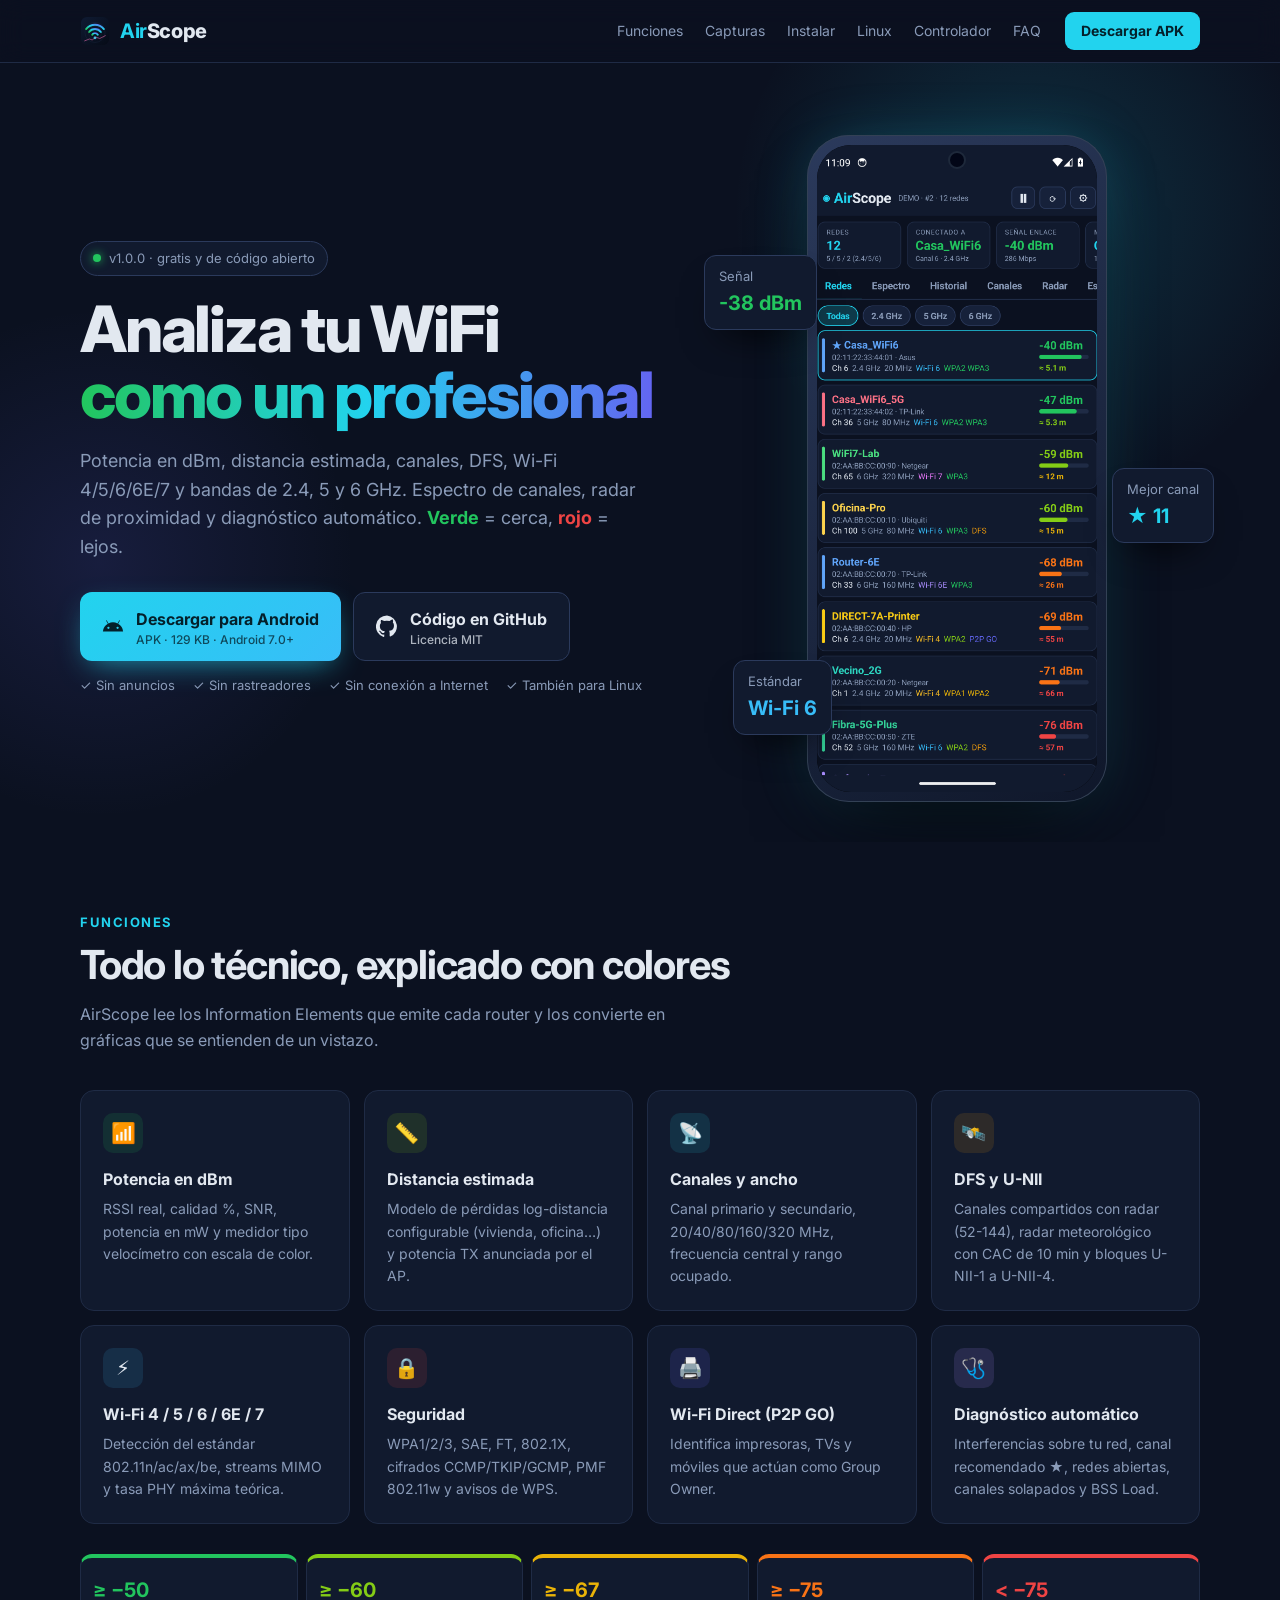
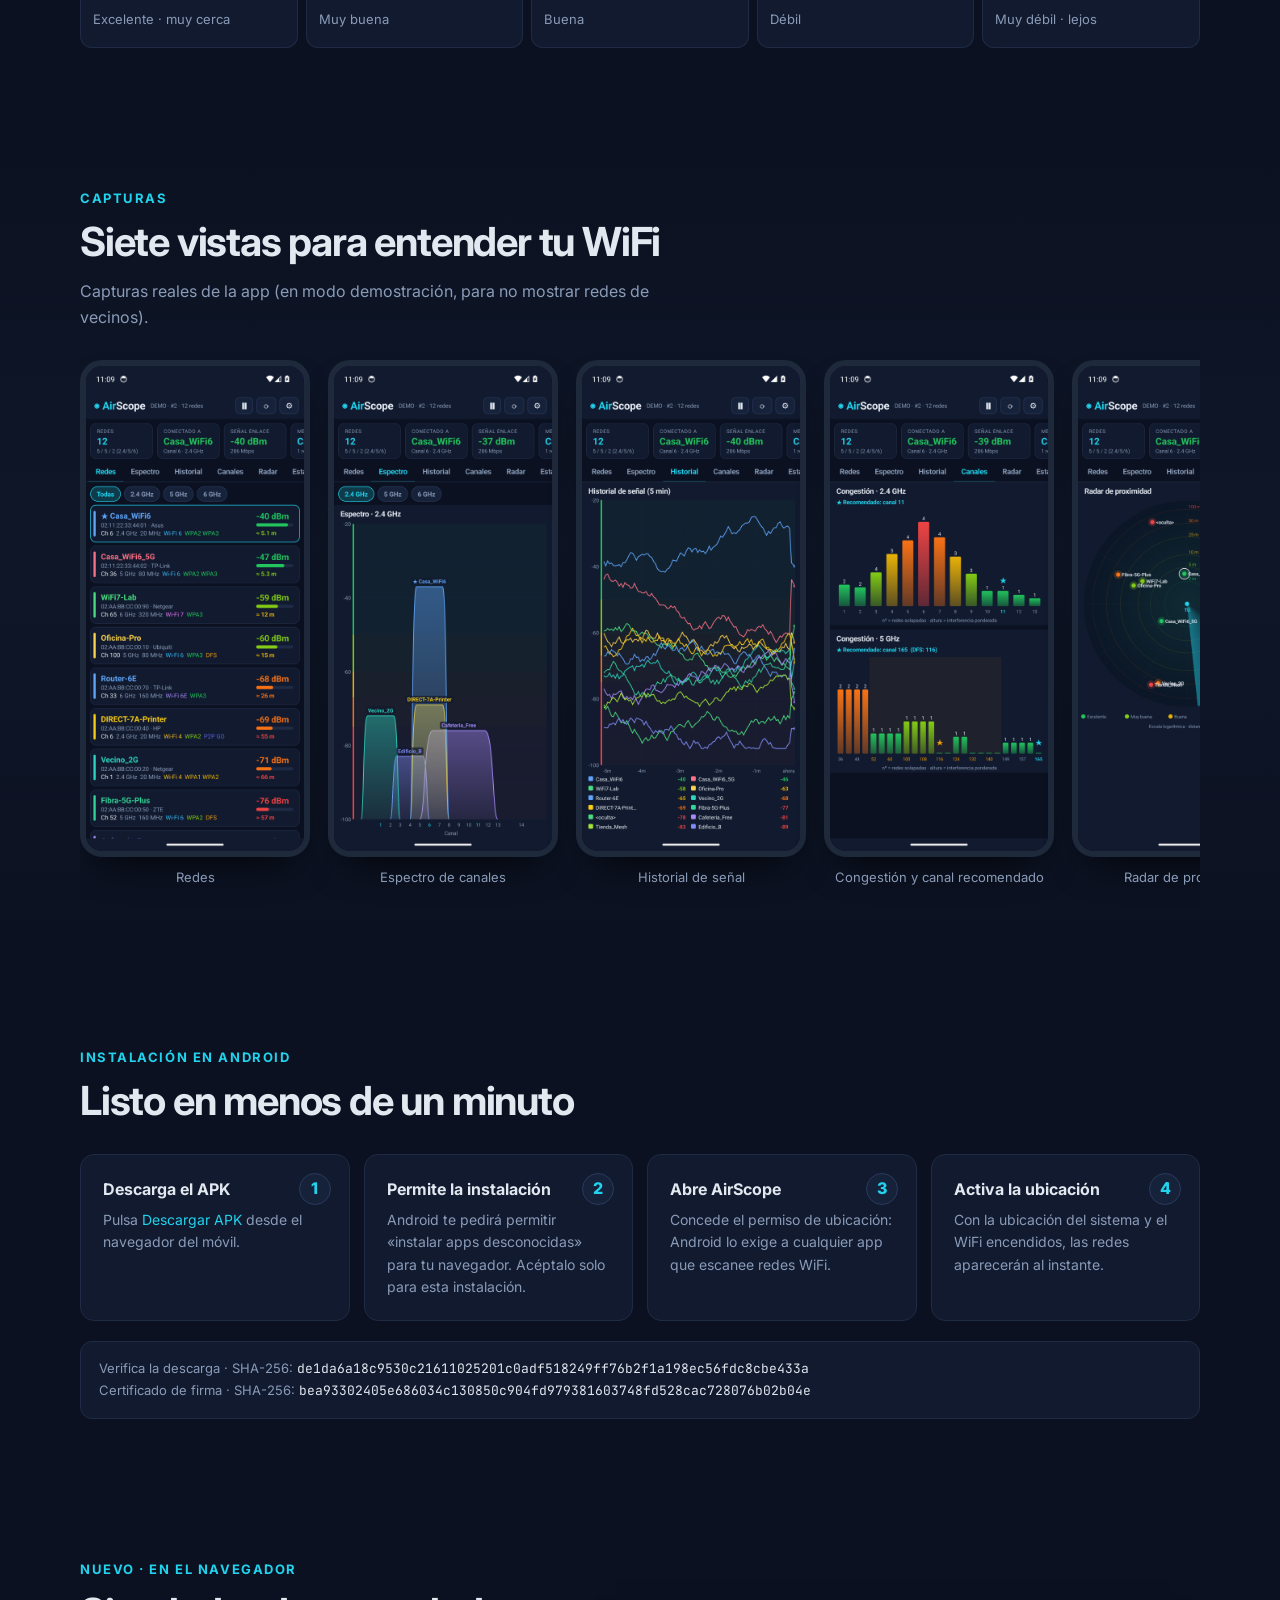
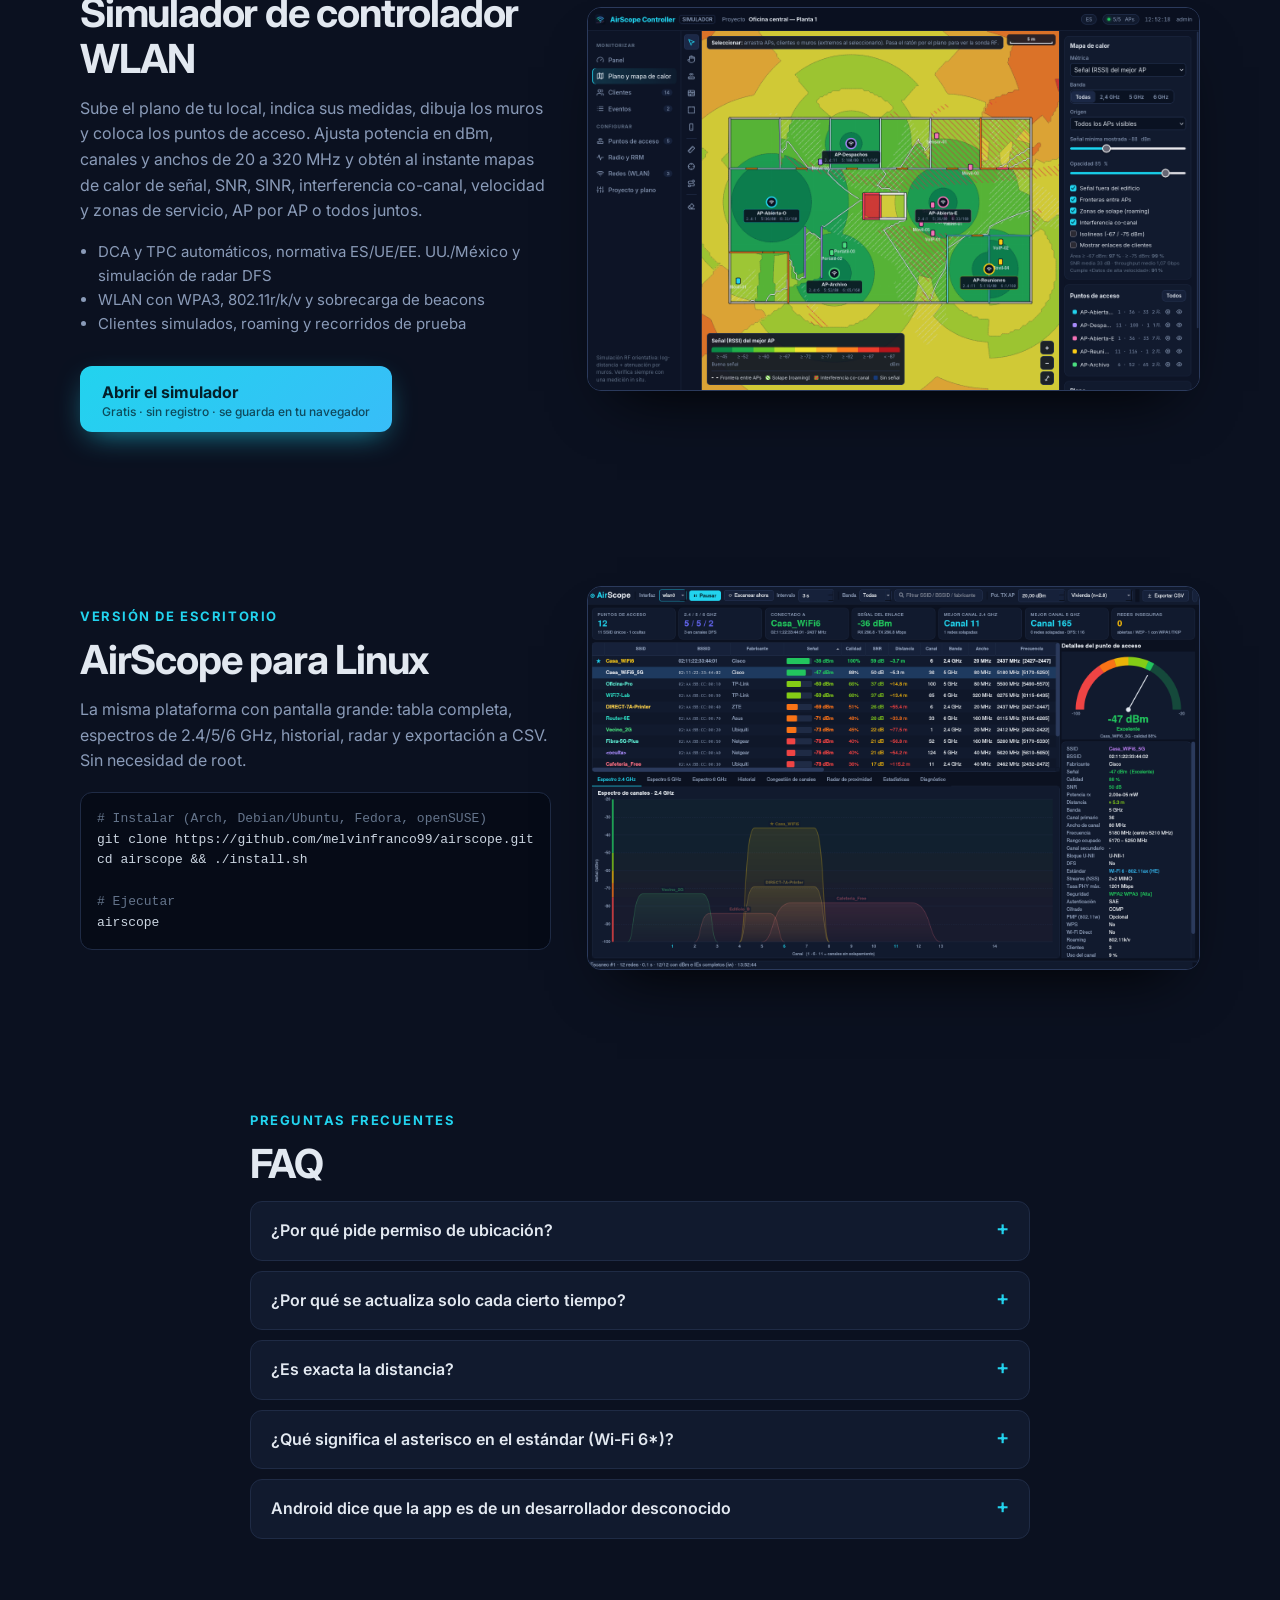
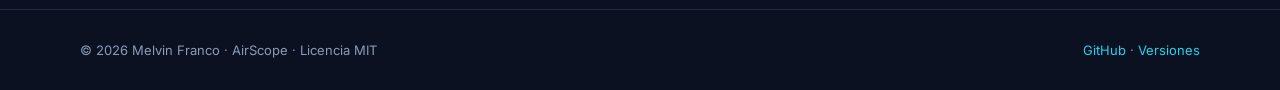
<file: docs/index.html>
<!doctype html>
<html lang="es">
<head>
<meta charset="utf-8">
<meta name="viewport" content="width=device-width, initial-scale=1">
<title>AirScope — Analizador WiFi para Android y Linux</title>
<meta name="description" content="AirScope: analizador WiFi profesional gratuito. dBm, distancia, canales, DFS, Wi-Fi 4/5/6/6E/7, 2.4/5/6 GHz, espectro, radar y diagnóstico. Descarga el APK para Android.">
<meta property="og:title" content="AirScope — Analizador WiFi">
<meta property="og:description" content="Analiza tu WiFi como un profesional: dBm, canales, DFS, Wi-Fi 6, espectro y radar.">
<meta property="og:image" content="app/t0.png">
<meta name="theme-color" content="#0b1120">
<link rel="icon" href="icon.svg" type="image/svg+xml">
<link rel="preconnect" href="https://fonts.googleapis.com">
<link rel="preconnect" href="https://fonts.gstatic.com" crossorigin>
<link href="https://fonts.googleapis.com/css2?family=Inter:wght@400;500;600;700;800&family=JetBrains+Mono:wght@400;600&display=swap" rel="stylesheet">
<style>
:root{
  --bg:#0b1120;--panel:#111a2e;--panel2:#16213a;--grid:#1f2b45;--grid2:#2b3a5c;
  --text:#e2e8f0;--dim:#8a9bb8;--accent:#22d3ee;--accent2:#6366f1;
  --good:#22c55e;--ok:#84cc16;--fair:#eab308;--weak:#f97316;--bad:#ef4444;--dfs:#f59e0b;
}
*{box-sizing:border-box;margin:0;padding:0}
html{scroll-behavior:smooth}
body{background:var(--bg);color:var(--text);font-family:Inter,system-ui,sans-serif;line-height:1.6;overflow-x:hidden}
a{color:inherit;text-decoration:none}
.wrap{max-width:1160px;margin:0 auto;padding:0 20px}
code,.mono{font-family:"JetBrains Mono",monospace}

/* nav */
nav{position:sticky;top:0;z-index:20;background:rgba(11,17,32,.82);backdrop-filter:blur(12px);border-bottom:1px solid var(--grid)}
nav .wrap{display:flex;align-items:center;gap:24px;height:62px}
.logo{display:flex;align-items:center;gap:10px;font-weight:800;font-size:20px;letter-spacing:-.02em}
.logo img{width:30px;height:30px}
.logo b{color:var(--accent)}
nav .links{display:flex;gap:22px;margin-left:auto;font-size:14px;color:var(--dim)}
nav .links a:hover{color:var(--text)}
nav .cta{padding:8px 16px;border-radius:9px;background:var(--accent);color:#04202a;font-weight:700;font-size:14px}
@media(max-width:760px){nav .links{display:none}nav .cta{margin-left:auto}}

/* hero */
.hero{position:relative;padding:72px 0 40px;overflow:hidden}
.hero::before{content:"";position:absolute;inset:-200px -100px auto auto;width:700px;height:700px;border-radius:50%;
  background:radial-gradient(circle,rgba(34,211,238,.16),transparent 60%);pointer-events:none}
.hero::after{content:"";position:absolute;left:-200px;top:200px;width:600px;height:600px;border-radius:50%;
  background:radial-gradient(circle,rgba(99,102,241,.14),transparent 60%);pointer-events:none}
.hero .wrap{display:grid;grid-template-columns:1.1fr .9fr;gap:40px;align-items:center;position:relative;z-index:1}
@media(max-width:900px){.hero .wrap{grid-template-columns:1fr}.phone-stage{order:-1}}
.badge{display:inline-flex;align-items:center;gap:8px;padding:6px 12px;border:1px solid var(--grid2);border-radius:999px;
  font-size:13px;color:var(--dim);background:var(--panel)}
.badge i{width:8px;height:8px;border-radius:50%;background:var(--good);box-shadow:0 0 10px var(--good)}
h1{font-size:clamp(38px,6vw,64px);line-height:1.04;letter-spacing:-.035em;font-weight:800;margin:20px 0 18px}
h1 .grad{background:linear-gradient(90deg,var(--good),var(--accent) 50%,var(--accent2));-webkit-background-clip:text;background-clip:text;color:transparent}
.lead{font-size:18px;color:var(--dim);max-width:560px}
.dl{display:flex;flex-wrap:wrap;gap:12px;margin:30px 0 14px}
.btn{display:inline-flex;align-items:center;gap:12px;padding:14px 22px;border-radius:12px;font-weight:700;font-size:16px;transition:transform .15s,box-shadow .15s}
.btn:hover{transform:translateY(-2px)}
.btn.primary{background:linear-gradient(135deg,#22d3ee,#38bdf8);color:#04202a;box-shadow:0 10px 30px -10px rgba(34,211,238,.7)}
.btn.ghost{border:1px solid var(--grid2);background:var(--panel)}
.btn svg{width:22px;height:22px;flex:none}
.btn small{display:block;font-weight:500;font-size:12px;opacity:.75;line-height:1.1}
.meta{font-size:13px;color:var(--dim);display:flex;flex-wrap:wrap;gap:6px 18px}
.meta span{display:inline-flex;align-items:center;gap:6px}

/* phone */
.phone-stage{display:flex;justify-content:center;position:relative}
.phone{width:min(300px,78vw);aspect-ratio:1080/2400;border-radius:42px;padding:10px;background:linear-gradient(145deg,#2b3a5c,#0f172a);
  box-shadow:0 40px 80px -30px rgba(0,0,0,.8),0 0 0 1px #334155 inset,0 0 60px -10px rgba(34,211,238,.25);position:relative}
.phone .screen{width:100%;height:100%;border-radius:34px;overflow:hidden;background:#000;position:relative}
.phone .screen img{position:absolute;inset:0;width:100%;height:100%;object-fit:cover;opacity:0;transition:opacity .8s}
.phone .screen img.on{opacity:1}
.phone::after{content:"";position:absolute;top:18px;left:50%;transform:translateX(-50%);width:14px;height:14px;border-radius:50%;background:#020617;box-shadow:0 0 0 2px #1e293b}
.floating{position:absolute;background:var(--panel);border:1px solid var(--grid2);border-radius:12px;padding:10px 14px;font-size:13px;box-shadow:0 20px 40px -20px #000}
.floating b{display:block;font-size:20px}
.f1{left:-10px;top:18%}.f2{right:-14px;top:50%}.f3{left:4%;bottom:10%}
@media(max-width:520px){.floating{display:none}}

/* sections */
section{padding:70px 0}
.eyebrow{color:var(--accent);font-weight:700;font-size:13px;letter-spacing:.12em;text-transform:uppercase}
h2{font-size:clamp(28px,4vw,40px);letter-spacing:-.03em;line-height:1.15;margin:10px 0 14px}
.sub{color:var(--dim);max-width:640px}

.grid{display:grid;grid-template-columns:repeat(auto-fill,minmax(250px,1fr));gap:14px;margin-top:36px}
.card{background:var(--panel);border:1px solid var(--grid);border-radius:14px;padding:22px;transition:border-color .2s}
.card:hover{border-color:var(--grid2)}
.card .ic{width:40px;height:40px;border-radius:10px;display:grid;place-items:center;margin-bottom:14px;font-size:20px}
.card h3{font-size:16px;margin-bottom:6px}
.card p{font-size:14px;color:var(--dim)}

/* scale */
.scale{display:grid;grid-template-columns:repeat(5,1fr);gap:8px;margin-top:30px}
.scale div{border-radius:12px;padding:16px 12px;background:var(--panel);border:1px solid var(--grid);border-top:4px solid}
.scale b{display:block;font-size:20px}
.scale span{font-size:13px;color:var(--dim)}
@media(max-width:700px){.scale{grid-template-columns:1fr 1fr}}

/* gallery */
.gallery{display:flex;gap:18px;overflow-x:auto;padding:30px 4px 20px;scroll-snap-type:x mandatory;scrollbar-width:thin;scrollbar-color:var(--grid2) transparent}
.gallery figure{flex:none;width:230px;scroll-snap-align:start}
.gallery img{width:100%;border-radius:22px;border:6px solid #1e293b;box-shadow:0 20px 40px -20px #000;display:block}
.gallery figcaption{text-align:center;font-size:13px;color:var(--dim);margin-top:10px}

/* steps */
.steps{display:grid;grid-template-columns:repeat(auto-fit,minmax(220px,1fr));gap:14px;margin-top:30px;counter-reset:s}
.step{background:var(--panel);border:1px solid var(--grid);border-radius:14px;padding:22px;position:relative}
.step::before{counter-increment:s;content:counter(s);position:absolute;top:18px;right:18px;width:30px;height:30px;border-radius:50%;
  display:grid;place-items:center;background:var(--panel2);color:var(--accent);font-weight:800;border:1px solid var(--grid2)}
.step h3{font-size:16px;margin-bottom:6px;padding-right:36px}
.step p{font-size:14px;color:var(--dim)}

.verify{margin-top:20px;background:var(--panel);border:1px solid var(--grid);border-radius:12px;padding:16px 18px;font-size:13px;color:var(--dim);overflow-wrap:anywhere}
.verify code{color:var(--text)}

/* desktop */
.desk{display:grid;grid-template-columns:1fr 1.3fr;gap:36px;align-items:center}
@media(max-width:900px){.desk{grid-template-columns:1fr}}
.desk img{width:100%;border-radius:14px;border:1px solid var(--grid2);box-shadow:0 30px 60px -30px #000}
pre{background:#060b17;border:1px solid var(--grid);border-radius:12px;padding:16px;font-size:13px;overflow-x:auto;margin-top:18px;color:#cbd5e1}
pre .c{color:#64748b}

/* faq */
details{background:var(--panel);border:1px solid var(--grid);border-radius:12px;padding:16px 20px;margin-top:10px}
summary{cursor:pointer;font-weight:600;list-style:none;display:flex;justify-content:space-between;gap:10px}
summary::after{content:"+";color:var(--accent);font-size:20px;line-height:1}
details[open] summary::after{content:"–"}
details p{color:var(--dim);font-size:14px;margin-top:10px}

footer{border-top:1px solid var(--grid);padding:30px 0;color:var(--dim);font-size:13px}
footer .wrap{display:flex;flex-wrap:wrap;gap:12px;justify-content:space-between}
footer a{color:var(--accent)}
</style>
</head>
<body>

<nav>
  <div class="wrap">
    <a class="logo" href="#"><img src="icon.svg" alt=""><span><b>Air</b>Scope</span></a>
    <div class="links">
      <a href="#funciones">Funciones</a>
      <a href="#capturas">Capturas</a>
      <a href="#instalar">Instalar</a>
      <a href="#escritorio">Linux</a>
      <a href="controller/">Controlador</a>
      <a href="#faq">FAQ</a>
    </div>
    <a class="cta" href="AirScope.apk" download>Descargar APK</a>
  </div>
</nav>

<header class="hero">
  <div class="wrap">
    <div>
      <span class="badge"><i></i> v1.0.0 · gratis y de código abierto</span>
      <h1>Analiza tu WiFi<br><span class="grad">como un profesional</span></h1>
      <p class="lead">Potencia en dBm, distancia estimada, canales, DFS, Wi-Fi 4/5/6/6E/7 y bandas de 2.4, 5 y 6 GHz.
        Espectro de canales, radar de proximidad y diagnóstico automático. <b style="color:var(--good)">Verde</b> = cerca,
        <b style="color:var(--bad)">rojo</b> = lejos.</p>
      <div class="dl">
        <a class="btn primary" href="AirScope.apk" download>
          <svg viewBox="0 0 24 24" fill="currentColor"><path d="M17.6 9.48l1.84-3.18a.38.38 0 00-.66-.38l-1.86 3.22a11.4 11.4 0 00-9.84 0L5.22 5.92a.38.38 0 10-.66.38L6.4 9.48A10.8 10.8 0 001 18h22a10.8 10.8 0 00-5.4-8.52zM7 15.25a1.25 1.25 0 110-2.5 1.25 1.25 0 010 2.5zm10 0a1.25 1.25 0 110-2.5 1.25 1.25 0 010 2.5z"/></svg>
          <span>Descargar para Android<small>APK · <span id="size">129 KB</span> · Android 7.0+</small></span>
        </a>
        <a class="btn ghost" href="https://github.com/melvinfranco99/airscope">
          <svg viewBox="0 0 24 24" fill="currentColor"><path d="M12 .5a12 12 0 00-3.8 23.4c.6.1.8-.3.8-.6v-2c-3.3.7-4-1.6-4-1.6-.6-1.4-1.4-1.8-1.4-1.8-1-.7.1-.7.1-.7 1.2.1 1.8 1.2 1.8 1.2 1 1.8 2.8 1.3 3.5 1 .1-.8.4-1.3.7-1.6-2.7-.3-5.5-1.3-5.5-6 0-1.3.5-2.4 1.2-3.2-.1-.3-.5-1.5.1-3.2 0 0 1-.3 3.3 1.2a11.5 11.5 0 016 0C17.3 4.7 18.3 5 18.3 5c.6 1.7.2 2.9.1 3.2.8.8 1.2 1.9 1.2 3.2 0 4.6-2.8 5.6-5.5 5.9.4.4.8 1.1.8 2.2v3.3c0 .3.2.7.8.6A12 12 0 0012 .5z"/></svg>
          <span>Código en GitHub<small>Licencia MIT</small></span>
        </a>
      </div>
      <div class="meta">
        <span>✓ Sin anuncios</span><span>✓ Sin rastreadores</span><span>✓ Sin conexión a Internet</span><span>✓ También para Linux</span>
      </div>
    </div>
    <div class="phone-stage">
      <div class="phone"><div class="screen" id="screen">
        <img class="on" src="app/t0.png" alt="Lista de redes WiFi en AirScope">
        <img src="app/t1.png" alt="Espectro de canales 2.4 GHz">
        <img src="app/t4.png" alt="Radar de proximidad">
        <img src="app/t3.png" alt="Congestión de canales">
        <img src="app/detail.png" alt="Detalle de un punto de acceso">
      </div></div>
      <div class="floating f1"><span style="color:var(--dim)">Señal</span><b style="color:var(--good)">-38 dBm</b></div>
      <div class="floating f2"><span style="color:var(--dim)">Mejor canal</span><b style="color:var(--accent)">★ 11</b></div>
      <div class="floating f3"><span style="color:var(--dim)">Estándar</span><b style="color:#38bdf8">Wi-Fi 6</b></div>
    </div>
  </div>
</header>

<section id="funciones">
  <div class="wrap">
    <div class="eyebrow">Funciones</div>
    <h2>Todo lo técnico, explicado con colores</h2>
    <p class="sub">AirScope lee los Information Elements que emite cada router y los convierte en gráficas que se entienden de un vistazo.</p>
    <div class="grid">
      <div class="card"><div class="ic" style="background:rgba(34,197,94,.12)">📶</div><h3>Potencia en dBm</h3><p>RSSI real, calidad %, SNR, potencia en mW y medidor tipo velocímetro con escala de color.</p></div>
      <div class="card"><div class="ic" style="background:rgba(132,204,22,.12)">📏</div><h3>Distancia estimada</h3><p>Modelo de pérdidas log-distancia configurable (vivienda, oficina…) y potencia TX anunciada por el AP.</p></div>
      <div class="card"><div class="ic" style="background:rgba(34,211,238,.12)">📡</div><h3>Canales y ancho</h3><p>Canal primario y secundario, 20/40/80/160/320 MHz, frecuencia central y rango ocupado.</p></div>
      <div class="card"><div class="ic" style="background:rgba(245,158,11,.12)">🛰️</div><h3>DFS y U-NII</h3><p>Canales compartidos con radar (52-144), radar meteorológico con CAC de 10 min y bloques U-NII-1 a U-NII-4.</p></div>
      <div class="card"><div class="ic" style="background:rgba(56,189,248,.12)">⚡</div><h3>Wi-Fi 4 / 5 / 6 / 6E / 7</h3><p>Detección del estándar 802.11n/ac/ax/be, streams MIMO y tasa PHY máxima teórica.</p></div>
      <div class="card"><div class="ic" style="background:rgba(239,68,68,.12)">🔒</div><h3>Seguridad</h3><p>WPA1/2/3, SAE, FT, 802.1X, cifrados CCMP/TKIP/GCMP, PMF 802.11w y avisos de WPS.</p></div>
      <div class="card"><div class="ic" style="background:rgba(99,102,241,.14)">🖨️</div><h3>Wi-Fi Direct (P2P GO)</h3><p>Identifica impresoras, TVs y móviles que actúan como Group Owner.</p></div>
      <div class="card"><div class="ic" style="background:rgba(167,139,250,.14)">🩺</div><h3>Diagnóstico automático</h3><p>Interferencias sobre tu red, canal recomendado ★, redes abiertas, canales solapados y BSS Load.</p></div>
    </div>

    <div class="scale">
      <div style="border-top-color:var(--good)"><b style="color:var(--good)">≥ −50</b><span>Excelente · muy cerca</span></div>
      <div style="border-top-color:var(--ok)"><b style="color:var(--ok)">≥ −60</b><span>Muy buena</span></div>
      <div style="border-top-color:var(--fair)"><b style="color:var(--fair)">≥ −67</b><span>Buena</span></div>
      <div style="border-top-color:var(--weak)"><b style="color:var(--weak)">≥ −75</b><span>Débil</span></div>
      <div style="border-top-color:var(--bad)"><b style="color:var(--bad)">&lt; −75</b><span>Muy débil · lejos</span></div>
    </div>
  </div>
</section>

<section id="capturas" style="background:linear-gradient(180deg,transparent,rgba(17,26,46,.6),transparent)">
  <div class="wrap">
    <div class="eyebrow">Capturas</div>
    <h2>Siete vistas para entender tu WiFi</h2>
    <p class="sub">Capturas reales de la app (en modo demostración, para no mostrar redes de vecinos).</p>
    <div class="gallery">
      <figure><img loading="lazy" src="app/t0.png" alt=""><figcaption>Redes</figcaption></figure>
      <figure><img loading="lazy" src="app/t1.png" alt=""><figcaption>Espectro de canales</figcaption></figure>
      <figure><img loading="lazy" src="app/t2.png" alt=""><figcaption>Historial de señal</figcaption></figure>
      <figure><img loading="lazy" src="app/t3.png" alt=""><figcaption>Congestión y canal recomendado</figcaption></figure>
      <figure><img loading="lazy" src="app/t4.png" alt=""><figcaption>Radar de proximidad</figcaption></figure>
      <figure><img loading="lazy" src="app/t5.png" alt=""><figcaption>Estadísticas</figcaption></figure>
      <figure><img loading="lazy" src="app/t6.png" alt=""><figcaption>Diagnóstico</figcaption></figure>
      <figure><img loading="lazy" src="app/detail.png" alt=""><figcaption>Detalle del punto de acceso</figcaption></figure>
    </div>
  </div>
</section>

<section id="instalar">
  <div class="wrap">
    <div class="eyebrow">Instalación en Android</div>
    <h2>Listo en menos de un minuto</h2>
    <div class="steps">
      <div class="step"><h3>Descarga el APK</h3><p>Pulsa <a href="AirScope.apk" download style="color:var(--accent)">Descargar APK</a> desde el navegador del móvil.</p></div>
      <div class="step"><h3>Permite la instalación</h3><p>Android te pedirá permitir «instalar apps desconocidas» para tu navegador. Acéptalo solo para esta instalación.</p></div>
      <div class="step"><h3>Abre AirScope</h3><p>Concede el permiso de ubicación: Android lo exige a cualquier app que escanee redes WiFi.</p></div>
      <div class="step"><h3>Activa la ubicación</h3><p>Con la ubicación del sistema y el WiFi encendidos, las redes aparecerán al instante.</p></div>
    </div>
    <div class="verify">
      Verifica la descarga · SHA-256: <code id="sha">de1da6a18c9530c21611025201c0adf518249ff76b2f1a198ec56fdc8cbe433a</code><br>
      Certificado de firma · SHA-256: <code>bea93302405e686034c130850c904fd979381603748fd528cac728076b02b04e</code>
    </div>
  </div>
</section>

<section id="controlador">
  <div class="wrap desk">
    <div>
      <div class="eyebrow">Nuevo · en el navegador</div>
      <h2>Simulador de controlador WLAN</h2>
      <p class="sub">Sube el plano de tu local, indica sus medidas, dibuja los muros y coloca los puntos de acceso.
        Ajusta potencia en dBm, canales y anchos de 20 a 320 MHz y obtén al instante mapas de calor de señal, SNR, SINR,
        interferencia co-canal, velocidad y zonas de servicio, AP por AP o todos juntos.</p>
      <ul style="color:var(--dim);margin:16px 0 0 18px;font-size:15px">
        <li>DCA y TPC automáticos, normativa ES/UE/EE.&nbsp;UU./México y simulación de radar DFS</li>
        <li>WLAN con WPA3, 802.11r/k/v y sobrecarga de beacons</li>
        <li>Clientes simulados, roaming y recorridos de prueba</li>
      </ul>
      <div class="dl"><a class="btn primary" href="controller/"><span>Abrir el simulador<small>Gratis · sin registro · se guarda en tu navegador</small></span></a></div>
    </div>
    <a href="controller/"><img src="controller.png" alt="Simulador de controlador WLAN de AirScope con mapa de calor" loading="lazy"></a>
  </div>
</section>

<section id="escritorio">
  <div class="wrap desk">
    <div>
      <div class="eyebrow">Versión de escritorio</div>
      <h2>AirScope para Linux</h2>
      <p class="sub">La misma plataforma con pantalla grande: tabla completa, espectros de 2.4/5/6 GHz, historial, radar y exportación a CSV. Sin necesidad de root.</p>
<pre><span class="c"># Instalar (Arch, Debian/Ubuntu, Fedora, openSUSE)</span>
git clone https://github.com/melvinfranco99/airscope.git
cd airscope && ./install.sh

<span class="c"># Ejecutar</span>
airscope</pre>
    </div>
    <img loading="lazy" src="spectrum24.png" alt="AirScope de escritorio en Linux">
  </div>
</section>

<section id="faq">
  <div class="wrap" style="max-width:820px">
    <div class="eyebrow">Preguntas frecuentes</div>
    <h2>FAQ</h2>
    <details><summary>¿Por qué pide permiso de ubicación?</summary><p>Android considera que la lista de redes WiFi cercanas puede revelar tu ubicación, por eso obliga a cualquier app que escanee WiFi a pedir ese permiso. AirScope no tiene permiso de Internet: nada sale de tu teléfono.</p></details>
    <details><summary>¿Por qué se actualiza solo cada cierto tiempo?</summary><p>Desde Android 9 el sistema limita los escaneos a 4 cada 2 minutos por app. Puedes desactivar «Limitación de búsqueda de Wi-Fi» en las Opciones de desarrollador para escanear cada pocos segundos.</p></details>
    <details><summary>¿Es exacta la distancia?</summary><p>Es una estimación con un modelo físico de pérdidas. Paredes, muebles y orientación de antenas alteran el resultado; úsala como referencia de cerca/lejos. Puedes ajustar el entorno en ⚙ Ajustes.</p></details>
    <details><summary>¿Qué significa el asterisco en el estándar (Wi-Fi 6*)?</summary><p>Que se ha estimado por el ancho de canal porque el sistema no proporcionó los Information Elements (ocurre en Android 10 o anterior).</p></details>
    <details><summary>Android dice que la app es de un desarrollador desconocido</summary><p>Es normal en apps que no se descargan desde Google Play. El APK está firmado y el código fuente completo está en GitHub para que puedas revisarlo o compilarlo tú mismo.</p></details>
  </div>
</section>

<footer>
  <div class="wrap">
    <span>© 2026 Melvin Franco · AirScope · Licencia MIT</span>
    <span><a href="https://github.com/melvinfranco99/airscope">GitHub</a> · <a href="https://github.com/melvinfranco99/airscope/releases">Versiones</a></span>
  </div>
</footer>

<script>
  // Carrusel del teléfono
  (function(){
    var imgs=document.querySelectorAll('#screen img'),i=0;
    setInterval(function(){imgs[i].classList.remove('on');i=(i+1)%imgs.length;imgs[i].classList.add('on');},3200);
  })();
</script>
</body>
</html>
</file>
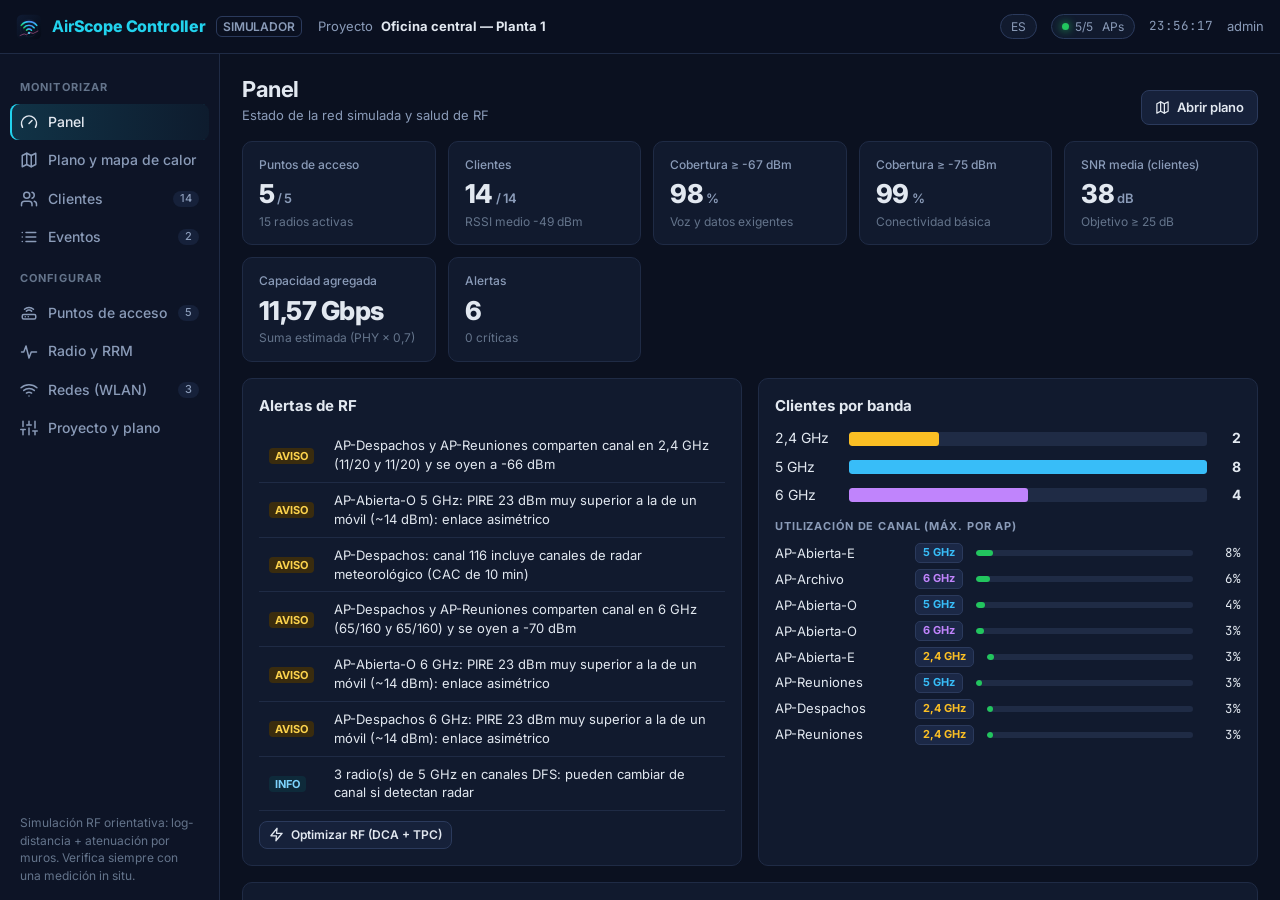
<file: docs/controller/index.html>
<!doctype html>
<html lang="es">
<head>
<meta charset="utf-8">
<meta name="viewport" content="width=device-width, initial-scale=1">
<title>AirScope Controller</title>
<meta name="description" content="Simulador de controlador WLAN: coloca puntos de acceso sobre tu plano, ajusta potencia, canales y anchos, y obtén mapas de calor de cobertura, SNR, interferencia y velocidad.">
<meta name="theme-color" content="#0b1120">
<link rel="icon" href="../icon.svg" type="image/svg+xml">
<link rel="preconnect" href="https://fonts.googleapis.com">
<link rel="preconnect" href="https://fonts.gstatic.com" crossorigin>
<link href="https://fonts.googleapis.com/css2?family=Inter:wght@400;500;600;700;800&family=JetBrains+Mono:wght@400;600&display=swap" rel="stylesheet">
<link rel="stylesheet" href="controller.css">
</head>
<body>
<div class="app">
  <header class="top">
    <button class="menu-btn" id="menuBtn" aria-label="Menú"><i data-ic="menu"></i></button>
    <a class="brand" href="../"><img src="../icon.svg" alt=""><span><b>Air</b>Scope Controller</span><small>SIMULADOR</small></a>
    <div class="proj"><span class="hide-m">Proyecto</span><b id="projName">—</b></div>
    <div class="right">
      <span class="pill hide-m" id="countryPill">ES</span>
      <span class="pill"><i></i><span id="apOnline">0/0</span>&nbsp;APs</span>
      <span class="mono hide-m" id="clock"></span>
      <span class="hide-m">admin</span>
    </div>
  </header>

  <nav class="side" id="side">
    <div class="sec">Monitorizar</div>
    <a data-view="dash"><i data-ic="gauge"></i>Panel</a>
    <a data-view="map"><i data-ic="map"></i>Plano y mapa de calor</a>
    <a data-view="clients"><i data-ic="users"></i>Clientes<span class="n" id="nClients">0</span></a>
    <a data-view="events"><i data-ic="list"></i>Eventos<span class="n" id="nEvents">0</span></a>
    <div class="sec">Configurar</div>
    <a data-view="aps"><i data-ic="ap"></i>Puntos de acceso<span class="n" id="nAps">0</span></a>
    <a data-view="rf"><i data-ic="wave"></i>Radio y RRM</a>
    <a data-view="wlans"><i data-ic="wifi"></i>Redes (WLAN)<span class="n" id="nWlans">0</span></a>
    <a data-view="project"><i data-ic="settings"></i>Proyecto y plano</a>
    <div class="foot">Simulación RF orientativa: log-distancia + atenuación por muros. Verifica siempre con una medición in situ.</div>
  </nav>

  <main id="main">
    <!-- ============================== PANEL -->
    <section class="view" id="v-dash">
      <div class="vh"><div><h1>Panel</h1><p>Estado de la red simulada y salud de RF</p></div>
        <div class="actions"><button class="btn" data-go="map"><i data-ic="map"></i>Abrir plano</button></div></div>
      <div class="cards" id="kpis"></div>
      <div class="cols">
        <div class="panel"><h2>Alertas de RF</h2><div id="alerts"></div></div>
        <div class="panel"><h2>Clientes por banda</h2><div id="bandChart"></div>
          <h3>Utilización de canal (máx. por AP)</h3><div id="utilList"></div></div>
      </div>
      <div class="panel"><h2>Ocupación del espectro</h2><div id="dashSpec"></div></div>
    </section>

    <!-- ============================== MAPA -->
    <section class="view map-view" id="v-map">
      <div class="toolbar" id="toolbar"></div>
      <div class="stage" id="stage">
        <canvas id="cv"></canvas>
        <div class="hint" id="hint"></div>
        <div class="legend" id="legend"></div>
        <div class="zoom"><button id="zIn" title="Acercar">+</button><button id="zOut" title="Alejar">−</button><button id="zFit" title="Ajustar">⤢</button></div>
        <div class="probe hidden" id="probe"></div>
      </div>
      <aside class="side-panel" id="sidePanel">
        <div class="panel" id="selPanel"></div>
        <div class="panel hidden" id="walkPanel"></div>
        <div class="panel">
          <h2>Mapa de calor</h2>
          <div class="field"><label class="f">Métrica</label><select id="hmMetric"></select></div>
          <div class="field"><label class="f">Banda</label><div class="seg" id="hmBand"></div></div>
          <div class="field"><label class="f">Origen</label><select id="hmSource"></select></div>
          <div class="field" id="profField"><label class="f">Perfil de requisitos</label><select id="hmProfile"></select></div>
          <div class="field"><label class="f">Señal mínima mostrada <output id="cutOut" class="mono"></output></label><input type="range" id="hmCut" min="-100" max="-60" step="1"></div>
          <div class="field"><label class="f">Opacidad <output id="opOut" class="mono"></output></label><input type="range" id="hmOpacity" min="0" max="100" step="1"></div>
          <label class="chk"><input type="checkbox" id="hmOutside"> Señal fuera del edificio</label>
          <label class="chk"><input type="checkbox" id="hmBorders"> Fronteras entre APs</label>
          <label class="chk"><input type="checkbox" id="hmOverlap"> Zonas de solape (roaming)</label>
          <label class="chk"><input type="checkbox" id="hmConflict"> Interferencia co-canal</label>
          <label class="chk"><input type="checkbox" id="hmContours"> Isolíneas (-67 / -75 dBm)</label>
          <label class="chk"><input type="checkbox" id="hmLinks"> Mostrar enlaces de clientes</label>
          <div class="note" id="hmStats"></div>
        </div>
        <div class="panel">
          <h2>Puntos de acceso <span class="actions"><button class="btn sm" id="allOn">Todos</button></span></h2>
          <div class="ap-list" id="apList"></div>
        </div>
      </aside>
    </section>

    <!-- ============================== APs -->
    <section class="view" id="v-aps">
      <div class="vh"><div><h1>Puntos de acceso</h1><p>Inventario, radios y estado</p></div>
        <div class="actions"><button class="btn" id="apAddBtn"><i data-ic="plus"></i>Añadir AP</button></div></div>
      <div class="panel"><div class="tbl-wrap"><table id="apTable"></table></div></div>
      <div id="apDetail"></div>
    </section>

    <!-- ============================== RF / RRM -->
    <section class="view" id="v-rf">
      <div class="vh"><div><h1>Radio y RRM</h1><p>Normativa, asignación dinámica de canales (DCA) y control de potencia (TPC)</p></div>
        <div class="actions"><button class="btn primary" id="rrmRunAll"><i data-ic="zap"></i>Optimizar RF ahora</button></div></div>
      <div class="cols3" id="rfCols"></div>
      <div class="panel"><h2>Entorno de propagación</h2><div id="envForm"></div></div>
      <div class="panel"><h2>Espectro por banda</h2><div id="rfSpec"></div></div>
    </section>

    <!-- ============================== WLAN -->
    <section class="view" id="v-wlans">
      <div class="vh"><div><h1>Redes inalámbricas</h1><p>SSID, seguridad, bandas y roaming</p></div>
        <div class="actions"><button class="btn primary" id="wlanAdd"><i data-ic="plus"></i>Nueva WLAN</button></div></div>
      <div class="panel"><div class="tbl-wrap"><table id="wlanTable"></table></div></div>
      <div class="panel"><h2>Sobrecarga de beacons</h2><div id="beaconInfo"></div></div>
    </section>

    <!-- ============================== CLIENTES -->
    <section class="view" id="v-clients">
      <div class="vh"><div><h1>Clientes</h1><p>Dispositivos simulados, asociación y roaming</p></div>
        <div class="actions">
          <label class="chk" style="margin:0 8px 0 0"><input type="checkbox" id="cliMove"> Simular movimiento</label>
          <select id="cliType" style="width:auto"></select>
          <button class="btn" id="cliAdd5"><i data-ic="plus"></i>Añadir 5</button>
          <button class="btn danger" id="cliClear">Quitar todos</button>
        </div></div>
      <div class="panel"><div class="tbl-wrap"><table id="cliTable"></table></div></div>
    </section>

    <!-- ============================== EVENTOS -->
    <section class="view" id="v-events">
      <div class="vh"><div><h1>Eventos</h1><p>Registro del controlador</p></div>
        <div class="actions"><div class="seg" id="evFilter"></div><button class="btn" id="evClear">Vaciar</button></div></div>
      <div class="panel"><div class="tbl-wrap"><table class="log" id="evTable"></table></div></div>
    </section>

    <!-- ============================== PROYECTO -->
    <section class="view" id="v-project">
      <div class="vh"><div><h1>Proyecto y plano</h1><p>Plano, dimensiones, escala e importación/exportación</p></div></div>
      <div class="cols">
        <div class="panel"><h2>Plano</h2><div id="floorForm"></div></div>
        <div class="panel"><h2>Proyecto</h2><div id="projForm"></div></div>
      </div>
      <div class="panel"><h2>Materiales de muro</h2><div class="tbl-wrap"><table id="matTable"></table></div></div>
    </section>
  </main>
</div>
<div class="toasts" id="toasts"></div>
<input type="file" id="fileImg" accept="image/*" class="hidden">
<input type="file" id="fileJson" accept=".json,application/json" class="hidden">
<script src="rf.js"></script>
<script src="core.js"></script>
<script src="plan.js"></script>
<script src="map.js"></script>
<script src="views.js"></script>
</body>
</html>
</file>
<file: docs/controller/controller.css>
:root{
  --bg:#0b1120;--panel:#111a2e;--panel2:#16213a;--panel3:#1b2846;--grid:#1f2b45;--grid2:#2b3a5c;
  --text:#e2e8f0;--dim:#8a9bb8;--dim2:#64748b;--accent:#22d3ee;--accent2:#6366f1;
  --good:#22c55e;--ok:#84cc16;--fair:#eab308;--weak:#f97316;--bad:#ef4444;--dfs:#f59e0b;
  --radius:10px;color-scheme:dark;
}
*{box-sizing:border-box;margin:0;padding:0}
html,body{height:100%}
html{background:#0b1120}
*{scrollbar-color:#2b3a5c transparent;scrollbar-width:thin}
body{background:var(--bg);color:var(--text);font:14px/1.45 Inter,system-ui,sans-serif;overflow:hidden}
button,input,select,textarea{font:inherit;color:inherit}
a{color:var(--accent);text-decoration:none}
.mono{font-family:"JetBrains Mono",monospace;font-size:12.5px}
.dim{color:var(--dim)}
.hidden{display:none!important}

/* ---------- estructura */
.app{display:grid;grid-template-columns:220px 1fr;grid-template-rows:54px 1fr;height:100vh}
header.top{grid-column:1/-1;display:flex;align-items:center;gap:16px;padding:0 16px;background:#0a1020;border-bottom:1px solid var(--grid)}
.brand{display:flex;align-items:center;gap:10px;font-weight:800;font-size:16px;letter-spacing:-.01em;white-space:nowrap}
.brand img{width:26px;height:26px}
.brand b{color:var(--accent)}
.brand small{font-weight:600;color:var(--dim);font-size:12px;border:1px solid var(--grid2);border-radius:6px;padding:1px 6px}
.top .proj{display:flex;align-items:center;gap:8px;color:var(--dim);font-size:13px;min-width:0}
.top .proj b{color:var(--text);white-space:nowrap;overflow:hidden;text-overflow:ellipsis}
.top .right{margin-left:auto;display:flex;align-items:center;gap:14px;font-size:13px;color:var(--dim)}
.pill{display:inline-flex;align-items:center;gap:6px;padding:3px 10px;border-radius:999px;background:var(--panel);border:1px solid var(--grid2);font-size:12px;white-space:nowrap}
.pill i{width:7px;height:7px;border-radius:50%;background:var(--good);box-shadow:0 0 8px var(--good)}
.menu-btn{display:none;background:none;border:0;width:34px;height:34px;border-radius:8px;cursor:pointer}
.menu-btn svg{width:22px;height:22px}

nav.side{background:#0d1426;border-right:1px solid var(--grid);padding:12px 10px;overflow-y:auto;display:flex;flex-direction:column;gap:2px}
nav.side .sec{font-size:11px;font-weight:700;letter-spacing:.1em;text-transform:uppercase;color:var(--dim2);padding:14px 10px 6px}
nav.side a{display:flex;align-items:center;gap:10px;padding:8px 10px;border-radius:8px;color:var(--dim);font-weight:500;cursor:pointer}
nav.side a svg{width:18px;height:18px;flex:none}
nav.side a:hover{background:var(--panel);color:var(--text)}
nav.side a.on{background:linear-gradient(90deg,rgba(34,211,238,.16),rgba(34,211,238,.04));color:var(--text);box-shadow:inset 2px 0 0 var(--accent)}
nav.side a .n{margin-left:auto;font-size:11px;background:var(--panel2);border-radius:999px;padding:0 7px;color:var(--dim)}
nav.side .foot{margin-top:auto;padding:12px 10px 4px;font-size:12px;color:var(--dim2)}

main{overflow:auto;position:relative;min-width:0}
.map-view>*{min-width:0}
.view{display:none;padding:20px 22px 40px}
.view.on{display:block}
.view.map-view{padding:0;height:100%}
.view.map-view.on{display:grid}
.vh{display:flex;align-items:flex-end;gap:12px;flex-wrap:wrap;margin-bottom:16px}
.vh h1{font-size:22px;letter-spacing:-.02em}
.vh p{color:var(--dim);font-size:13px}
.vh .actions{margin-left:auto;display:flex;gap:8px;flex-wrap:wrap}

/* ---------- controles */
.btn{display:inline-flex;align-items:center;gap:7px;padding:7px 13px;border-radius:8px;border:1px solid var(--grid2);background:var(--panel2);cursor:pointer;font-weight:600;font-size:13px;white-space:nowrap}
.btn:hover{border-color:#3b4d75;background:var(--panel3)}
.btn.primary{background:var(--accent);color:#04202a;border-color:var(--accent)}
.btn.primary:hover{filter:brightness(1.08)}
.btn.danger{color:#fca5a5;border-color:#5b2531;background:#2a141b}
.btn.sm{padding:4px 9px;font-size:12px}
.btn svg{width:15px;height:15px}
.btn:disabled{opacity:.45;cursor:not-allowed}
input[type=text],input[type=number],input[type=password],select,textarea{background:#0a1222;border:1px solid var(--grid2);border-radius:7px;padding:6px 9px;width:100%;outline:none}
input:focus,select:focus,textarea:focus{border-color:var(--accent)}
input[type=range]{width:100%;accent-color:var(--accent)}
input[type=checkbox]{accent-color:var(--accent);width:15px;height:15px;vertical-align:middle}
label.f{display:block;font-size:12px;color:var(--dim);margin-bottom:4px;font-weight:500}
.field{margin-bottom:11px}
.row{display:flex;gap:10px}
.row>*{flex:1;min-width:0}
.chk{display:flex;align-items:center;gap:8px;cursor:pointer;font-size:13px;margin-bottom:8px}
.seg{display:inline-flex;background:#0a1222;border:1px solid var(--grid2);border-radius:8px;padding:2px;gap:2px;flex-wrap:wrap}
.seg button{border:0;background:none;padding:4px 10px;border-radius:6px;cursor:pointer;font-size:12px;font-weight:600;color:var(--dim)}
.seg button.on{background:var(--panel3);color:var(--text);box-shadow:0 0 0 1px var(--grid2)}
.seg button:disabled{opacity:.35;cursor:not-allowed}

/* ---------- tarjetas */
.cards{display:grid;grid-template-columns:repeat(auto-fill,minmax(180px,1fr));gap:12px;margin-bottom:16px}
.kpi{background:var(--panel);border:1px solid var(--grid);border-radius:var(--radius);padding:14px 16px}
.kpi .l{font-size:12px;color:var(--dim);font-weight:500}
.kpi .v{font-size:26px;font-weight:800;letter-spacing:-.02em;margin-top:2px}
.kpi .v small{font-size:13px;font-weight:600;color:var(--dim);margin-left:3px}
.kpi .s{font-size:12px;color:var(--dim2)}
.panel{background:var(--panel);border:1px solid var(--grid);border-radius:var(--radius);padding:16px;margin-bottom:16px;min-width:0}
.panel h2{font-size:15px;margin-bottom:12px;display:flex;align-items:center;gap:8px}
.panel h2 .actions{margin-left:auto;display:flex;gap:6px}
.panel h3{font-size:13px;color:var(--dim);margin:14px 0 8px;text-transform:uppercase;letter-spacing:.08em;font-size:11px}
.cols{display:grid;grid-template-columns:1fr 1fr;gap:16px}
.cols3{display:grid;grid-template-columns:repeat(3,1fr);gap:16px}
@media(max-width:1100px){.cols3{grid-template-columns:1fr}}
@media(max-width:900px){.cols{grid-template-columns:1fr}}

/* ---------- tablas */
.tbl-wrap{overflow-x:auto;scrollbar-color:var(--grid2) transparent}
table{width:100%;border-collapse:collapse;font-size:13px}
th{text-align:left;font-weight:600;color:var(--dim);font-size:12px;padding:8px 10px;border-bottom:1px solid var(--grid2);white-space:nowrap}
td{padding:8px 10px;border-bottom:1px solid var(--grid);white-space:nowrap;vertical-align:middle}
tr.click{cursor:pointer}
tr.click:hover td{background:var(--panel2)}
.dot{display:inline-block;width:8px;height:8px;border-radius:50%;margin-right:6px;vertical-align:middle}
.tag{display:inline-block;padding:1px 7px;border-radius:5px;font-size:11px;font-weight:700;background:var(--panel3);border:1px solid var(--grid2);margin-right:3px}
.tag.dfs{color:var(--dfs);border-color:#5a4210}
.tag.b24{color:#fbbf24}.tag.b5{color:#38bdf8}.tag.b6{color:#c084fc}
.tag.ok{color:var(--good)}.tag.warn{color:var(--fair)}.tag.crit{color:var(--bad)}
.bar{height:6px;border-radius:3px;background:var(--grid);overflow:hidden;min-width:60px}
.bar i{display:block;height:100%;border-radius:3px}

/* ---------- mapa */
.map-view{grid-template-columns:48px 1fr 330px;height:100%;min-height:0}
.toolbar{background:#0d1426;border-right:1px solid var(--grid);display:flex;flex-direction:column;align-items:center;padding:8px 0;gap:4px;overflow-y:auto}
.toolbar button{width:36px;height:36px;border-radius:8px;border:1px solid transparent;background:none;cursor:pointer;display:grid;place-items:center;color:var(--dim);position:relative}
.toolbar button svg{width:19px;height:19px}
.toolbar button:hover{background:var(--panel);color:var(--text)}
.toolbar button.on{background:var(--panel3);border-color:var(--grid2);color:var(--accent)}
.toolbar hr{width:24px;border:0;border-top:1px solid var(--grid2);margin:4px 0}
.stage{position:relative;overflow:hidden;background:#0a1a3a;min-width:0;min-height:0}
.stage canvas{position:absolute;inset:0;width:100%;height:100%;touch-action:none}
.hint{position:absolute;left:12px;top:12px;background:rgba(13,20,38,.92);border:1px solid var(--grid2);border-radius:8px;padding:6px 10px;font-size:12px;color:var(--dim);pointer-events:none;max-width:calc(100% - 24px)}
.hint b{color:var(--text)}
.legend{position:absolute;left:12px;bottom:12px;background:rgba(13,20,38,.92);border:1px solid var(--grid2);border-radius:8px;padding:8px 10px;font-size:11px;min-width:220px;max-width:calc(100% - 24px)}
.legend .t{font-weight:700;font-size:12px;margin-bottom:6px}
.legend .ramp{height:10px;border-radius:3px}
.legend .ticks{display:flex;justify-content:space-between;color:var(--dim);margin-top:3px}
.legend .cats{display:flex;flex-wrap:wrap;gap:4px 10px}
.legend .cats span{display:inline-flex;align-items:center;gap:5px}
.legend .cats i{width:10px;height:10px;border-radius:2px}
.legend .steps{display:flex;border-radius:4px;overflow:hidden;margin-bottom:2px}
.legend .steps span{flex:1;display:flex;flex-direction:column;align-items:center;font-size:10px;color:var(--dim);gap:3px;min-width:34px}
.legend .steps i{display:block;width:100%;height:12px}
.legend .cats.extra{margin-top:8px;padding-top:7px;border-top:1px solid var(--grid2)}
.legend i.ln{background:none!important;border-top:2px dashed #fff;height:0!important;width:16px!important;align-self:center}
.legend i.hatch.w{background:repeating-linear-gradient(45deg,#62c92b 0 3px,#fff 3px 5px)}
.legend i.hatch.r{background:repeating-linear-gradient(-45deg,#62c92b 0 3px,#ff2040 3px 6px)}
:root{--nosig:#163a7a}
.zoom{position:absolute;right:12px;bottom:12px;display:flex;flex-direction:column;gap:4px}
.zoom button{width:32px;height:32px;border-radius:8px;border:1px solid var(--grid2);background:rgba(13,20,38,.92);cursor:pointer;font-weight:700;font-size:16px}
.probe{position:absolute;pointer-events:none;background:rgba(10,16,32,.96);border:1px solid var(--grid2);border-radius:8px;padding:8px 10px;font-size:12px;min-width:200px;box-shadow:0 10px 30px -10px #000;z-index:5}
.probe .h{font-weight:700;margin-bottom:4px;display:flex;justify-content:space-between;gap:10px}
.probe table td{padding:1px 4px;border:0;font-size:11.5px}
.side-panel{background:#0d1426;border-left:1px solid var(--grid);overflow-y:auto;padding:12px}
.side-panel .panel{padding:12px;margin-bottom:12px}
.side-panel .panel h2{font-size:13.5px;margin-bottom:10px}
.ap-list{display:flex;flex-direction:column;gap:2px;max-height:260px;overflow-y:auto}
.ap-item{display:flex;align-items:center;gap:8px;padding:5px 6px;border-radius:7px;cursor:pointer;font-size:13px}
.ap-item:hover{background:var(--panel2)}
.ap-item.sel{background:var(--panel3);box-shadow:inset 0 0 0 1px var(--grid2)}
.ap-item .sw{width:10px;height:10px;border-radius:3px;flex:none}
.ap-item .nm{flex:1;min-width:0;overflow:hidden;text-overflow:ellipsis;white-space:nowrap}
.ap-item .ch{font-size:11px;color:var(--dim)}
.ap-item button{background:none;border:0;cursor:pointer;color:var(--dim);padding:2px;border-radius:4px;display:grid;place-items:center}
.ap-item button:hover{color:var(--text);background:var(--panel)}
.ap-item button.solo-on{color:var(--accent)}
.ap-item button svg{width:15px;height:15px}
.ap-item.off .nm{opacity:.45;text-decoration:line-through}
.radio-box{border:1px solid var(--grid2);border-radius:9px;padding:10px;margin-bottom:10px;background:#0c1427}
.radio-box .hd{display:flex;align-items:center;gap:8px;margin-bottom:8px;font-weight:700}
.radio-box .hd .tag{margin-left:auto}
.radio-box.dis{opacity:.55}
.pw{display:flex;align-items:center;gap:8px}
.pw output{font-family:"JetBrains Mono",monospace;font-size:12px;min-width:58px;text-align:right}
.note{font-size:11.5px;color:var(--dim2);margin-top:4px}
.note.warn{color:var(--fair)}
.walk-chart{width:100%;height:120px;display:block;background:#0a1222;border-radius:6px;border:1px solid var(--grid2)}
@media(max-width:1100px){.map-view{grid-template-columns:48px 1fr 290px}}
@media(max-width:820px){
  .map-view{grid-template-columns:1fr;grid-template-rows:auto 60vh auto;height:auto}
  .toolbar{flex-direction:row;border-right:0;border-bottom:1px solid var(--grid);overflow-x:auto;padding:4px 8px;justify-content:flex-start}
  .toolbar hr{width:1px;height:24px;border:0;border-left:1px solid var(--grid2);margin:0 4px}
  .side-panel{border-left:0;border-top:1px solid var(--grid)}
}

/* ---------- espectro */
.spec{width:100%;height:170px;display:block}

/* ---------- eventos */
.log{font-family:"JetBrains Mono",monospace;font-size:12px}
.log td{white-space:normal}
.lv{font-weight:700;font-size:11px;padding:1px 6px;border-radius:4px}
.lv.info{background:#0e2a3a;color:#7dd3fc}.lv.warn{background:#3a2c0e;color:#fcd34d}.lv.crit{background:#3a0e16;color:#fca5a5}.lv.ok{background:#0e3a1f;color:#86efac}

/* ---------- modal / toast */
.modal-bg{position:fixed;inset:0;background:rgba(2,6,16,.7);backdrop-filter:blur(3px);display:grid;place-items:center;z-index:50;padding:16px}
.modal{background:var(--panel);border:1px solid var(--grid2);border-radius:14px;width:min(560px,100%);max-height:calc(100vh - 32px);overflow:auto;box-shadow:0 30px 80px -20px #000}
.modal .mh{display:flex;align-items:center;padding:14px 18px;border-bottom:1px solid var(--grid);font-weight:700;font-size:15px}
.modal .mh button{margin-left:auto;background:none;border:0;cursor:pointer;color:var(--dim);font-size:20px;line-height:1}
.modal .mb{padding:16px 18px}
.modal .mf{display:flex;flex-wrap:wrap;gap:8px;justify-content:flex-end;padding:12px 18px;border-top:1px solid var(--grid)}
.toasts{position:fixed;right:16px;bottom:16px;display:flex;flex-direction:column;gap:8px;z-index:60;max-width:calc(100% - 32px)}
.toast{background:var(--panel2);border:1px solid var(--grid2);border-left:3px solid var(--accent);border-radius:8px;padding:9px 14px;font-size:13px;box-shadow:0 10px 30px -10px #000;animation:tin .2s}
.toast.warn{border-left-color:var(--fair)}.toast.crit{border-left-color:var(--bad)}.toast.ok{border-left-color:var(--good)}
@keyframes tin{from{transform:translateY(8px);opacity:0}}

/* ---------- móvil */
@media(max-width:760px){
  body{overflow:auto}
  .app{grid-template-columns:1fr;height:auto;min-height:100vh}
  .menu-btn{display:grid;place-items:center}
  nav.side{position:fixed;top:54px;left:0;bottom:0;width:240px;z-index:40;transform:translateX(-100%);transition:transform .2s}
  nav.side.open{transform:none;box-shadow:20px 0 40px #000}
  .top .right .hide-m,.brand small,.top .proj{display:none}
  header.top{gap:10px;padding:0 10px}
  .hint{display:none}
  .legend{min-width:0;left:8px;bottom:8px;padding:6px 8px}
  .legend .ramp{width:180px}
  .view{padding:16px}
  main{overflow:visible}
}
.side-panel .row .btn{white-space:normal;justify-content:center;text-align:center;line-height:1.2}
</file>
